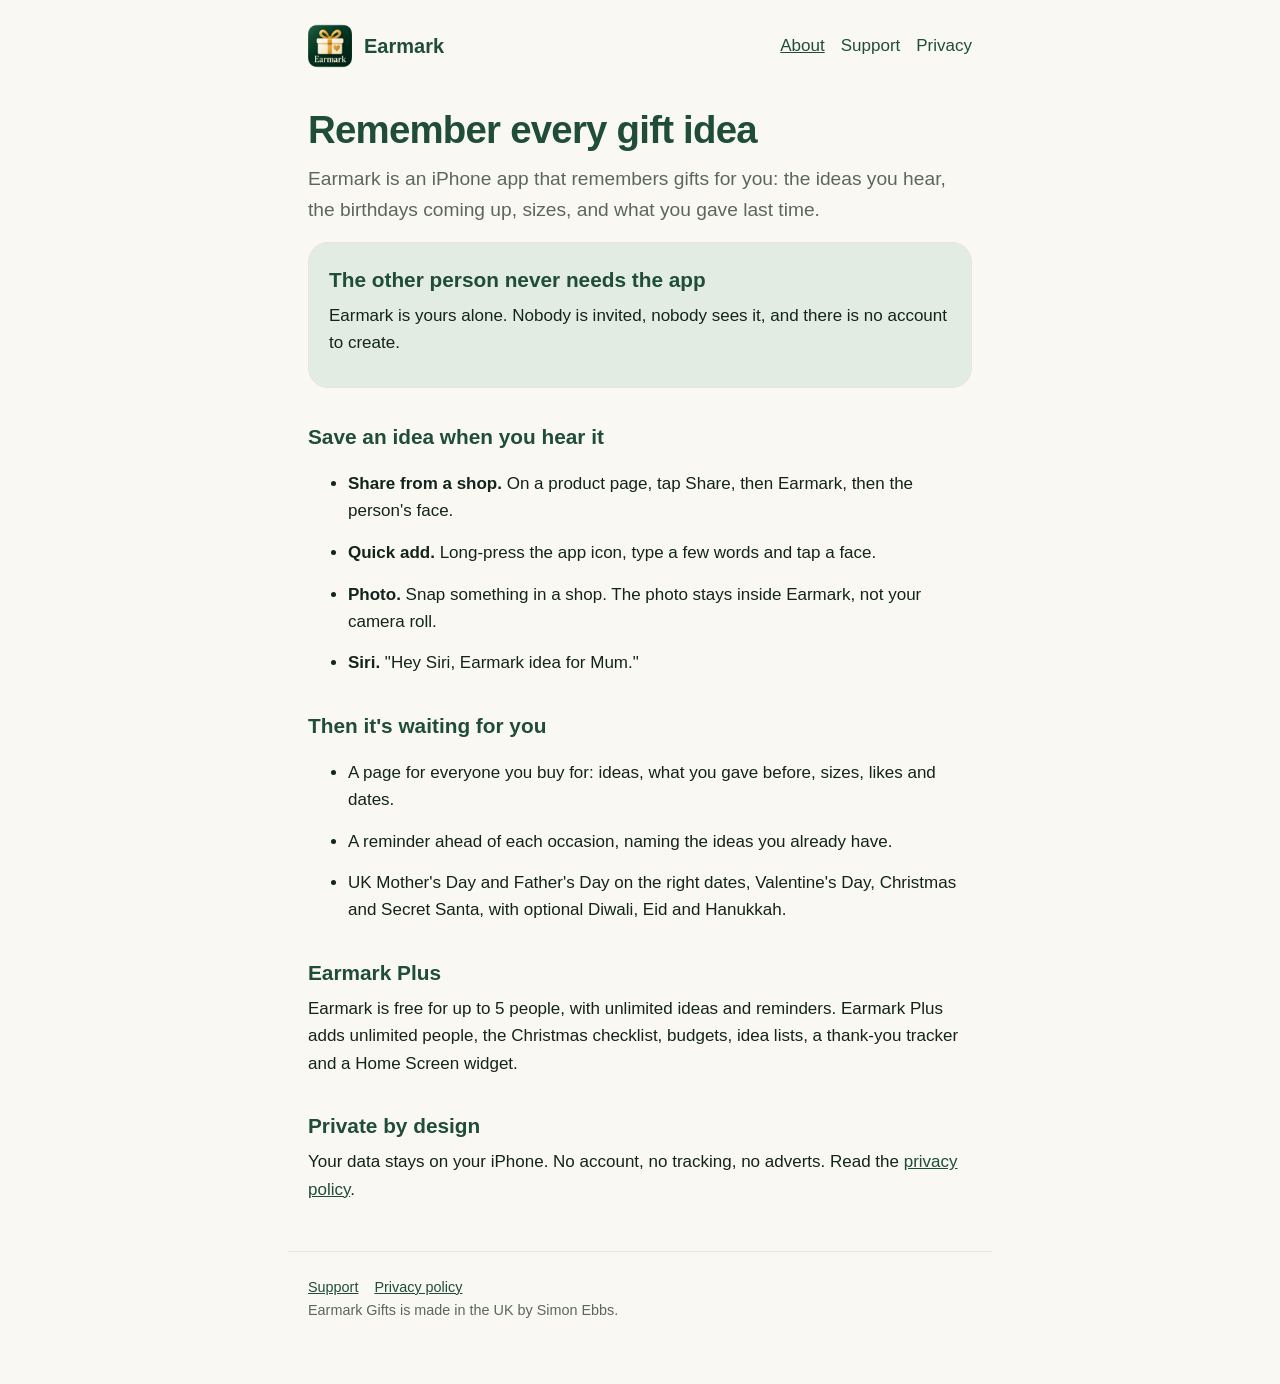
<file: index.html>
<!doctype html>
<html lang="en-GB">
<head>
<meta charset="utf-8">
<meta name="viewport" content="width=device-width, initial-scale=1">
<title>Earmark Gifts – a private gift memory for iPhone</title>
<meta name="description" content="Earmark remembers gift ideas, birthdays and what you gave last time. Private, built for UK occasions, and the other person never needs the app.">
<link rel="icon" href="logo.png">
<link rel="stylesheet" href="style.css">
</head>
<body>
<header>
  <img src="logo.png" alt="">
  <a class="brand" href="index.html">Earmark</a>
  <nav><a href="index.html" aria-current="page">About</a><a href="support.html">Support</a><a href="privacy.html">Privacy</a></nav>
</header>
<main>

<h1>Remember every gift idea</h1>
<p class="lead">Earmark is an iPhone app that remembers gifts for you: the ideas you hear, the birthdays coming up, sizes, and what you gave last time.</p>

<div class="card tinted">
  <h2>The other person never needs the app</h2>
  <p>Earmark is yours alone. Nobody is invited, nobody sees it, and there is no account to create.</p>
</div>

<h2>Save an idea when you hear it</h2>
<ul>
  <li><strong>Share from a shop.</strong> On a product page, tap Share, then Earmark, then the person's face.</li>
  <li><strong>Quick add.</strong> Long-press the app icon, type a few words and tap a face.</li>
  <li><strong>Photo.</strong> Snap something in a shop. The photo stays inside Earmark, not your camera roll.</li>
  <li><strong>Siri.</strong> "Hey Siri, Earmark idea for Mum."</li>
</ul>

<h2>Then it's waiting for you</h2>
<ul>
  <li>A page for everyone you buy for: ideas, what you gave before, sizes, likes and dates.</li>
  <li>A reminder ahead of each occasion, naming the ideas you already have.</li>
  <li>UK Mother's Day and Father's Day on the right dates, Valentine's Day, Christmas and Secret Santa, with optional Diwali, Eid and Hanukkah.</li>
</ul>

<h2>Earmark Plus</h2>
<p>Earmark is free for up to 5 people, with unlimited ideas and reminders. Earmark Plus adds unlimited people, the Christmas checklist, budgets, idea lists, a thank-you tracker and a Home Screen widget.</p>

<h2>Private by design</h2>
<p>Your data stays on your iPhone. No account, no tracking, no adverts. Read the <a href="privacy.html">privacy policy</a>.</p>

</main>
<footer>
  <a href="support.html">Support</a><a href="privacy.html">Privacy policy</a>
  <p>Earmark Gifts is made in the UK by Simon Ebbs.</p>
</footer>
</body>
</html>
</file>
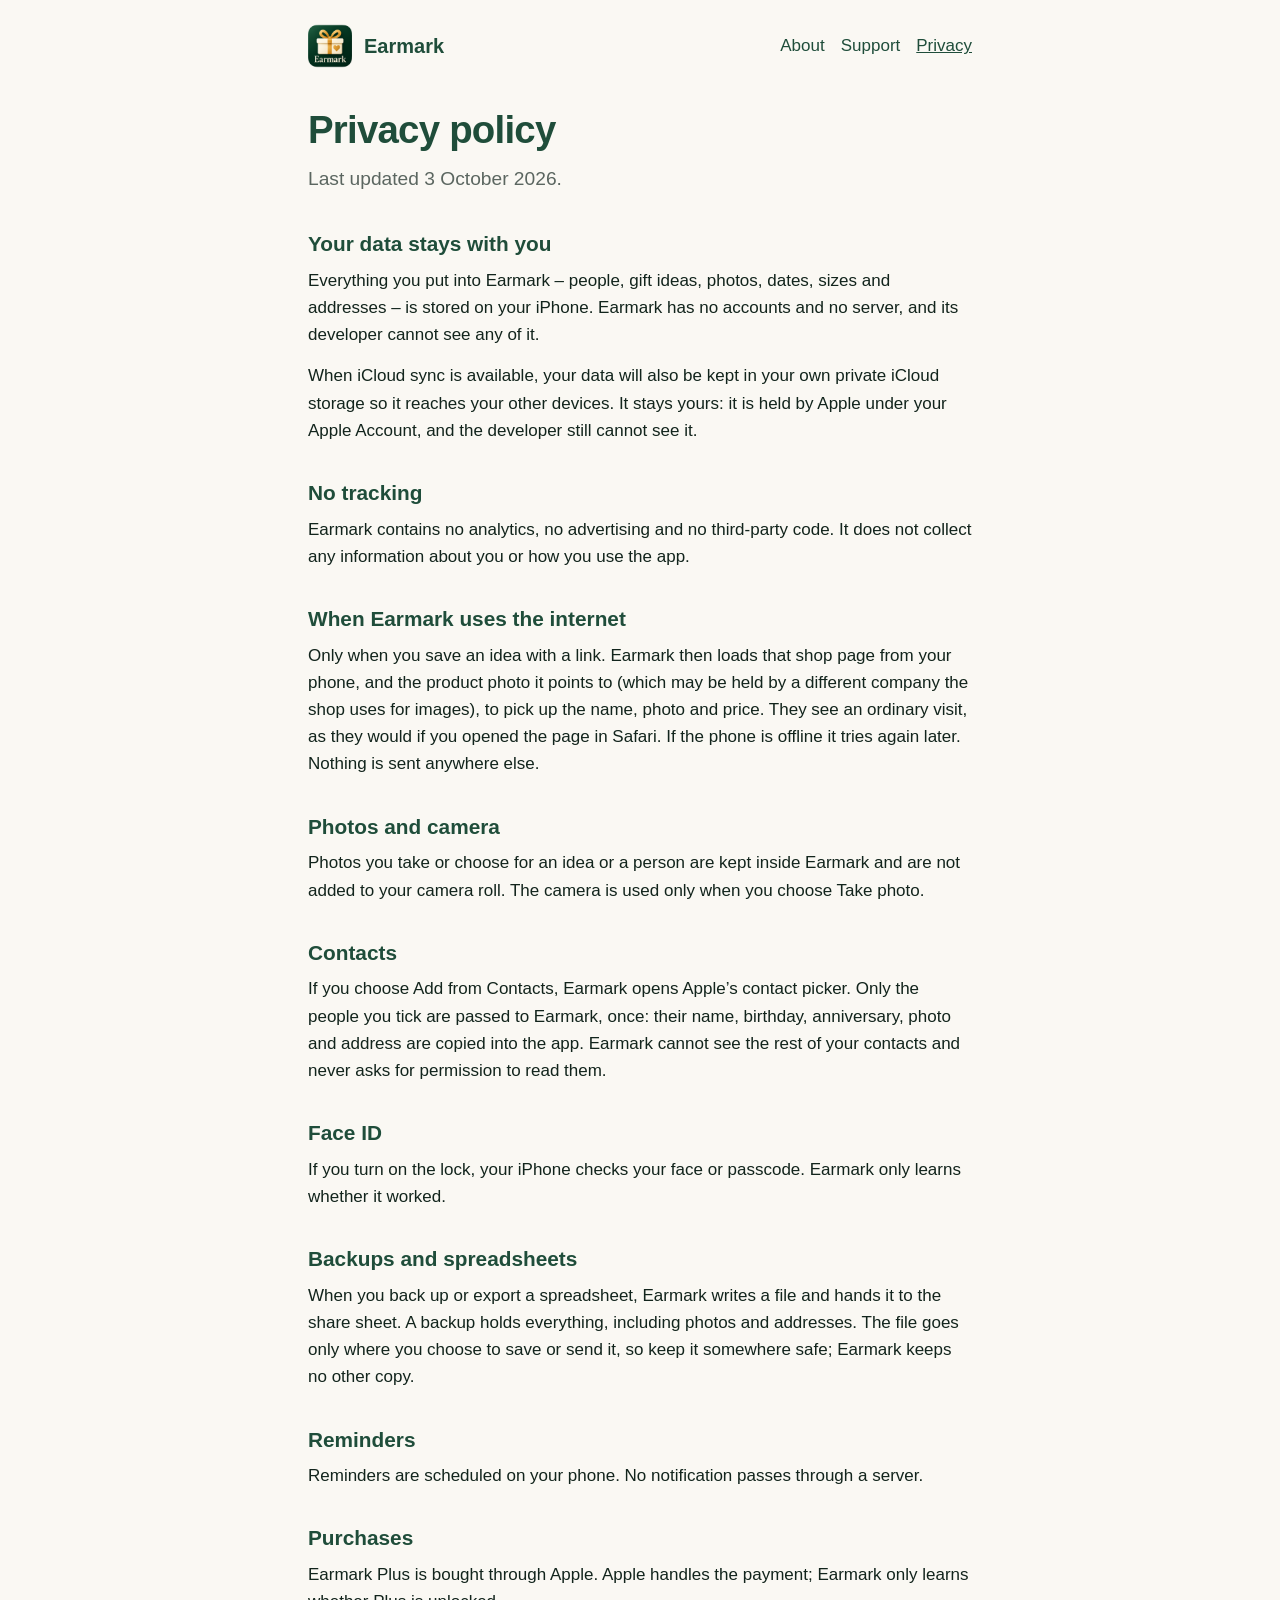
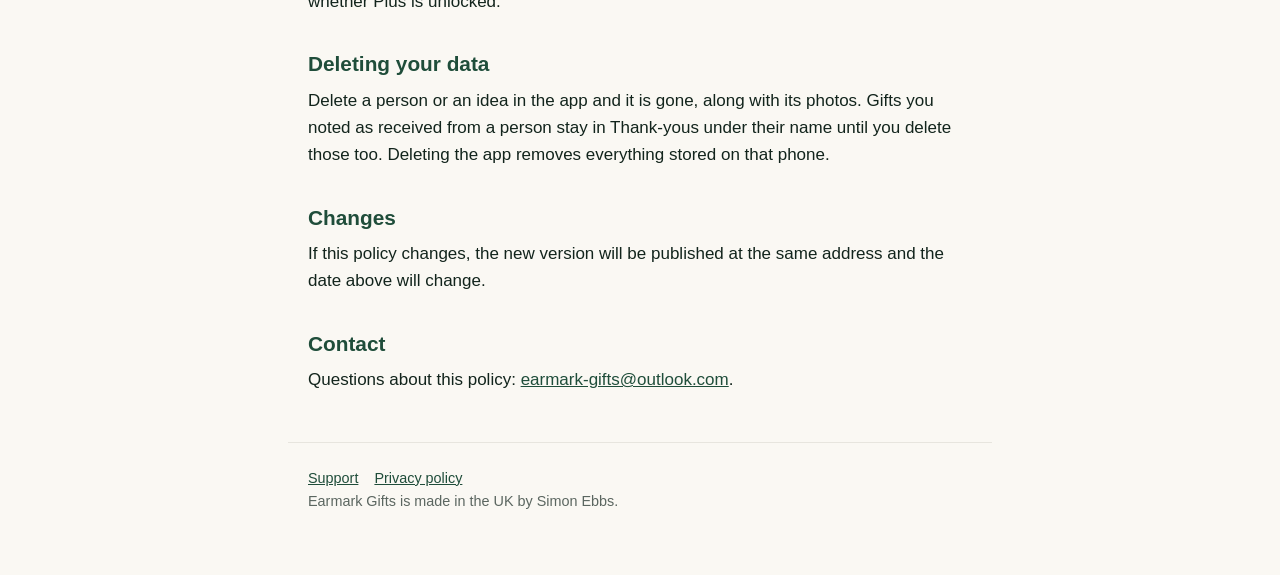
<file: privacy.html>
<!doctype html>
<html lang="en-GB">
<head>
<meta charset="utf-8">
<meta name="viewport" content="width=device-width, initial-scale=1">
<title>Earmark Gifts – privacy policy</title>
<meta name="description" content="What Earmark Gifts does with your data: it stays on your iPhone.">
<link rel="icon" href="logo.png">
<link rel="stylesheet" href="style.css">
</head>
<body>
<header>
  <img src="logo.png" alt="">
  <a class="brand" href="index.html">Earmark</a>
  <nav><a href="index.html">About</a><a href="support.html">Support</a><a href="privacy.html" aria-current="page">Privacy</a></nav>
</header>
<main>
<h1>Privacy policy</h1>
<p class="lead">Last updated 3 October 2026.</p>
<h2>Your data stays with you</h2>
<p>Everything you put into Earmark – people, gift ideas, photos, dates, sizes and addresses – is stored on your iPhone. Earmark has no accounts and no server, and its developer cannot see any of it.</p>
<p>When iCloud sync is available, your data will also be kept in your own private iCloud storage so it reaches your other devices. It stays yours: it is held by Apple under your Apple Account, and the developer still cannot see it.</p>
<h2>No tracking</h2>
<p>Earmark contains no analytics, no advertising and no third-party code. It does not collect any information about you or how you use the app.</p>
<h2>When Earmark uses the internet</h2>
<p>Only when you save an idea with a link. Earmark then loads that shop page from your phone, and the product photo it points to (which may be held by a different company the shop uses for images), to pick up the name, photo and price. They see an ordinary visit, as they would if you opened the page in Safari. If the phone is offline it tries again later. Nothing is sent anywhere else.</p>
<h2>Photos and camera</h2>
<p>Photos you take or choose for an idea or a person are kept inside Earmark and are not added to your camera roll. The camera is used only when you choose Take photo.</p>
<h2>Contacts</h2>
<p>If you choose Add from Contacts, Earmark opens Apple&rsquo;s contact picker. Only the people you tick are passed to Earmark, once: their name, birthday, anniversary, photo and address are copied into the app. Earmark cannot see the rest of your contacts and never asks for permission to read them.</p>
<h2>Face ID</h2>
<p>If you turn on the lock, your iPhone checks your face or passcode. Earmark only learns whether it worked.</p>
<h2>Backups and spreadsheets</h2>
<p>When you back up or export a spreadsheet, Earmark writes a file and hands it to the share sheet. A backup holds everything, including photos and addresses. The file goes only where you choose to save or send it, so keep it somewhere safe; Earmark keeps no other copy.</p>
<h2>Reminders</h2>
<p>Reminders are scheduled on your phone. No notification passes through a server.</p>
<h2>Purchases</h2>
<p>Earmark Plus is bought through Apple. Apple handles the payment; Earmark only learns whether Plus is unlocked.</p>
<h2>Deleting your data</h2>
<p>Delete a person or an idea in the app and it is gone, along with its photos. Gifts you noted as received from a person stay in Thank-yous under their name until you delete those too. Deleting the app removes everything stored on that phone.</p>
<h2>Changes</h2>
<p>If this policy changes, the new version will be published at the same address and the date above will change.</p>
<h2>Contact</h2>
<p>Questions about this policy: <a href="mailto:earmark-gifts@outlook.com">earmark-gifts@outlook.com</a>.</p>
</main>
<footer>
  <a href="support.html">Support</a><a href="privacy.html">Privacy policy</a>
  <p>Earmark Gifts is made in the UK by Simon Ebbs.</p>
</footer>
</body>
</html>
</file>
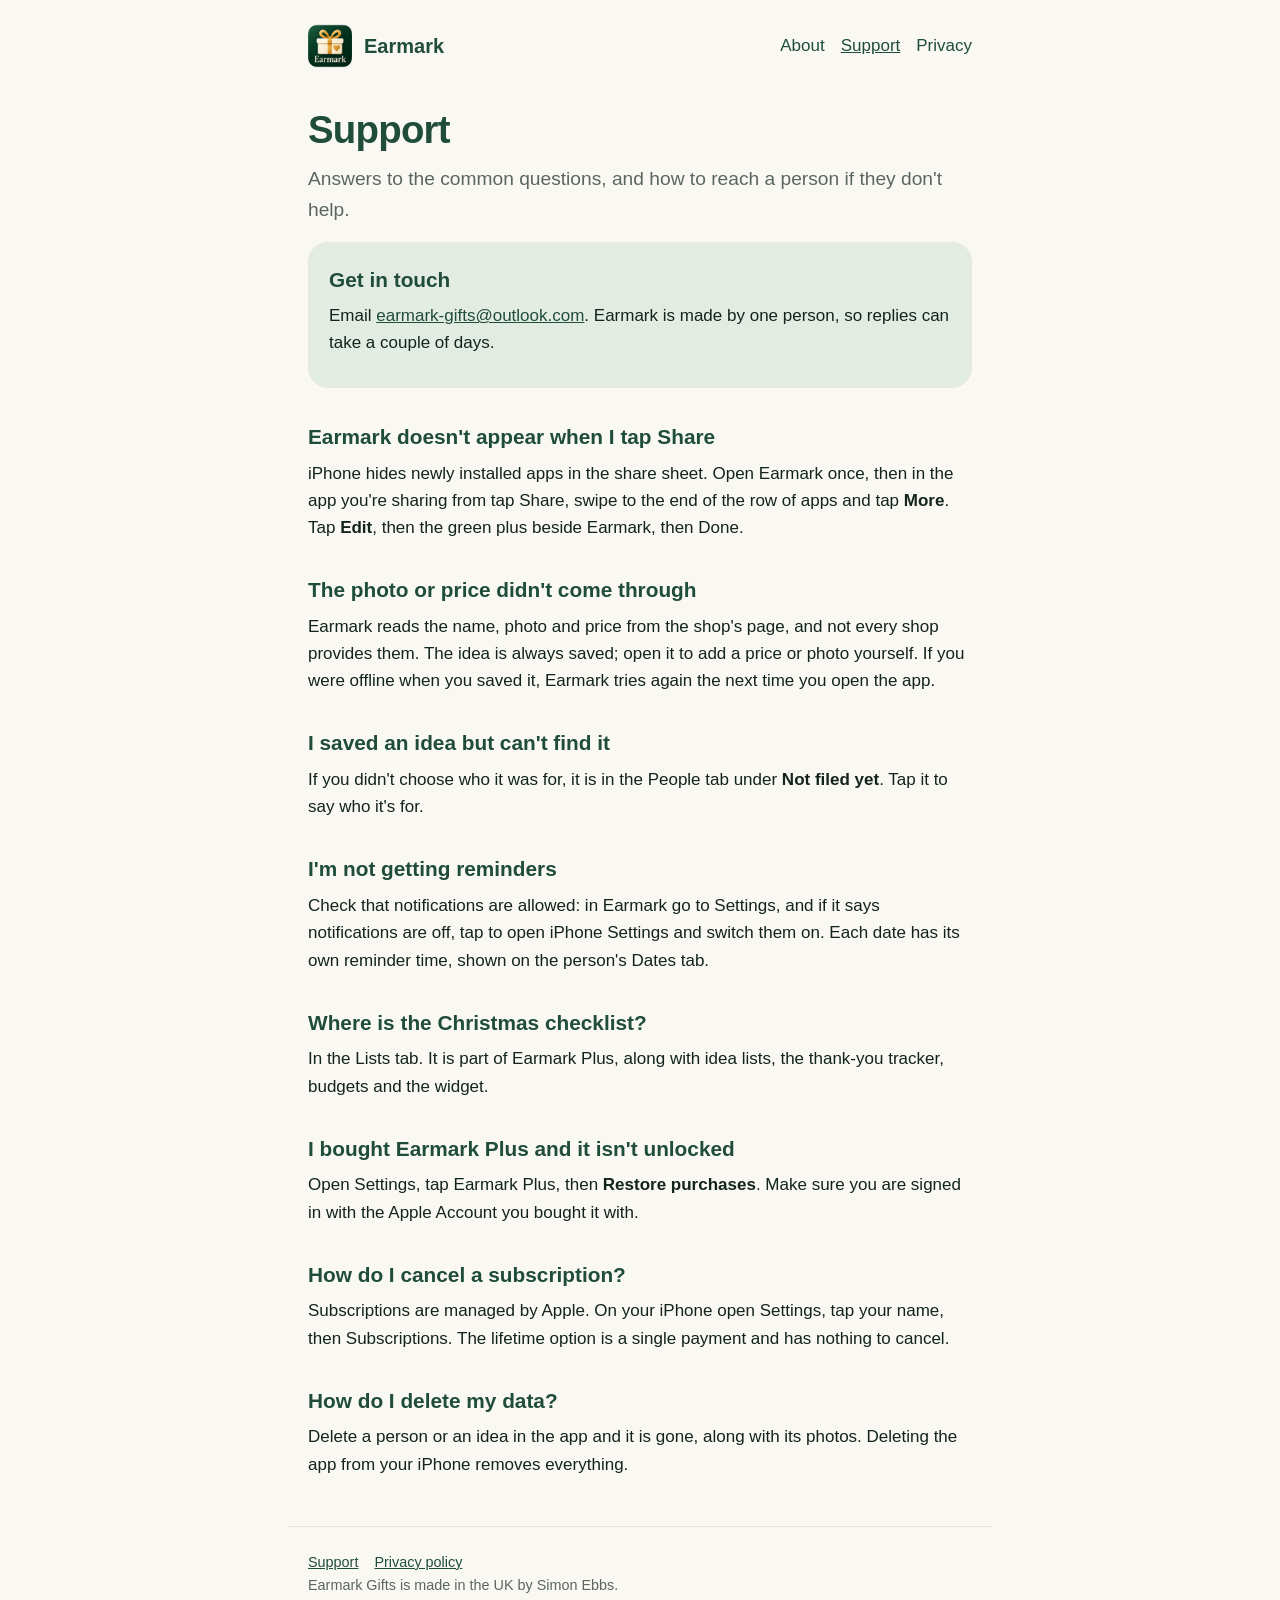
<file: support.html>
<!doctype html>
<html lang="en-GB">
<head>
<meta charset="utf-8">
<meta name="viewport" content="width=device-width, initial-scale=1">
<title>Earmark Gifts – support</title>
<meta name="description" content="Help with Earmark Gifts, and how to get in touch.">
<link rel="icon" href="logo.png">
<link rel="stylesheet" href="style.css">
</head>
<body>
<header>
  <img src="logo.png" alt="">
  <a class="brand" href="index.html">Earmark</a>
  <nav><a href="index.html">About</a><a href="support.html" aria-current="page">Support</a><a href="privacy.html">Privacy</a></nav>
</header>
<main>

<h1>Support</h1>
<p class="lead">Answers to the common questions, and how to reach a person if they don't help.</p>

<div class="card tinted">
  <h2>Get in touch</h2>
  <p>Email <a href="mailto:earmark-gifts@outlook.com">earmark-gifts@outlook.com</a>. Earmark is made by one person, so replies can take a couple of days.</p>
</div>

<h2>Earmark doesn't appear when I tap Share</h2>
<p>iPhone hides newly installed apps in the share sheet. Open Earmark once, then in the app you're sharing from tap Share, swipe to the end of the row of apps and tap <strong>More</strong>. Tap <strong>Edit</strong>, then the green plus beside Earmark, then Done.</p>

<h2>The photo or price didn't come through</h2>
<p>Earmark reads the name, photo and price from the shop's page, and not every shop provides them. The idea is always saved; open it to add a price or photo yourself. If you were offline when you saved it, Earmark tries again the next time you open the app.</p>

<h2>I saved an idea but can't find it</h2>
<p>If you didn't choose who it was for, it is in the People tab under <strong>Not filed yet</strong>. Tap it to say who it's for.</p>

<h2>I'm not getting reminders</h2>
<p>Check that notifications are allowed: in Earmark go to Settings, and if it says notifications are off, tap to open iPhone Settings and switch them on. Each date has its own reminder time, shown on the person's Dates tab.</p>

<h2>Where is the Christmas checklist?</h2>
<p>In the Lists tab. It is part of Earmark Plus, along with idea lists, the thank-you tracker, budgets and the widget.</p>

<h2>I bought Earmark Plus and it isn't unlocked</h2>
<p>Open Settings, tap Earmark Plus, then <strong>Restore purchases</strong>. Make sure you are signed in with the Apple Account you bought it with.</p>

<h2>How do I cancel a subscription?</h2>
<p>Subscriptions are managed by Apple. On your iPhone open Settings, tap your name, then Subscriptions. The lifetime option is a single payment and has nothing to cancel.</p>

<h2>How do I delete my data?</h2>
<p>Delete a person or an idea in the app and it is gone, along with its photos. Deleting the app from your iPhone removes everything.</p>

</main>
<footer>
  <a href="support.html">Support</a><a href="privacy.html">Privacy policy</a>
  <p>Earmark Gifts is made in the UK by Simon Ebbs.</p>
</footer>
</body>
</html>
</file>
<file: style.css>
:root {
  --background: #faf8f3;
  --card: #ffffff;
  --primary: #1f4d3a;
  --sage: #e3ece3;
  --ink: #12241c;
  --secondary: #5b6660;
  --border: #e7e5de;
}

* { box-sizing: border-box; }

body {
  margin: 0;
  background: var(--background);
  color: var(--ink);
  font: 17px/1.6 -apple-system, BlinkMacSystemFont, "Segoe UI", Roboto, Helvetica, Arial, sans-serif;
}

main, header, footer {
  max-width: 44rem;
  margin: 0 auto;
  padding: 0 1.25rem;
}

header {
  display: flex;
  align-items: center;
  gap: 0.75rem;
  padding-top: 1.5rem;
  padding-bottom: 0.5rem;
}

header img { width: 44px; height: 44px; }

header a.brand {
  font-weight: 800;
  font-size: 1.25rem;
  color: var(--primary);
  text-decoration: none;
  margin-right: auto;
}

nav a {
  margin-left: 1rem;
  color: var(--primary);
  text-decoration: none;
  font-weight: 500;
}

nav a:hover, nav a[aria-current="page"] { text-decoration: underline; }

h1 {
  font-size: 2.4rem;
  line-height: 1.15;
  font-weight: 800;
  letter-spacing: -0.02em;
  color: var(--primary);
  margin: 2rem 0 0.75rem;
}

h2 {
  font-size: 1.3rem;
  color: var(--primary);
  margin: 2rem 0 0.4rem;
}

p, li { margin: 0 0 0.9rem; }

.lead { font-size: 1.2rem; color: var(--secondary); }

.card {
  background: var(--card);
  border: 1px solid var(--border);
  border-radius: 20px;
  padding: 1rem 1.25rem;
  margin: 1rem 0;
}

.card.tinted { background: var(--sage); }

.card h2 { margin-top: 0.25rem; }

a { color: var(--primary); }

footer {
  margin-top: 3rem;
  padding-top: 1.5rem;
  padding-bottom: 3rem;
  border-top: 1px solid var(--border);
  color: var(--secondary);
  font-size: 0.9rem;
}

footer a { margin-right: 1rem; }

@media (max-width: 30rem) {
  h1 { font-size: 1.9rem; }
  header { flex-wrap: wrap; }
  nav a { margin-left: 0; margin-right: 1rem; }
  nav { width: 100%; }
}
</file>
